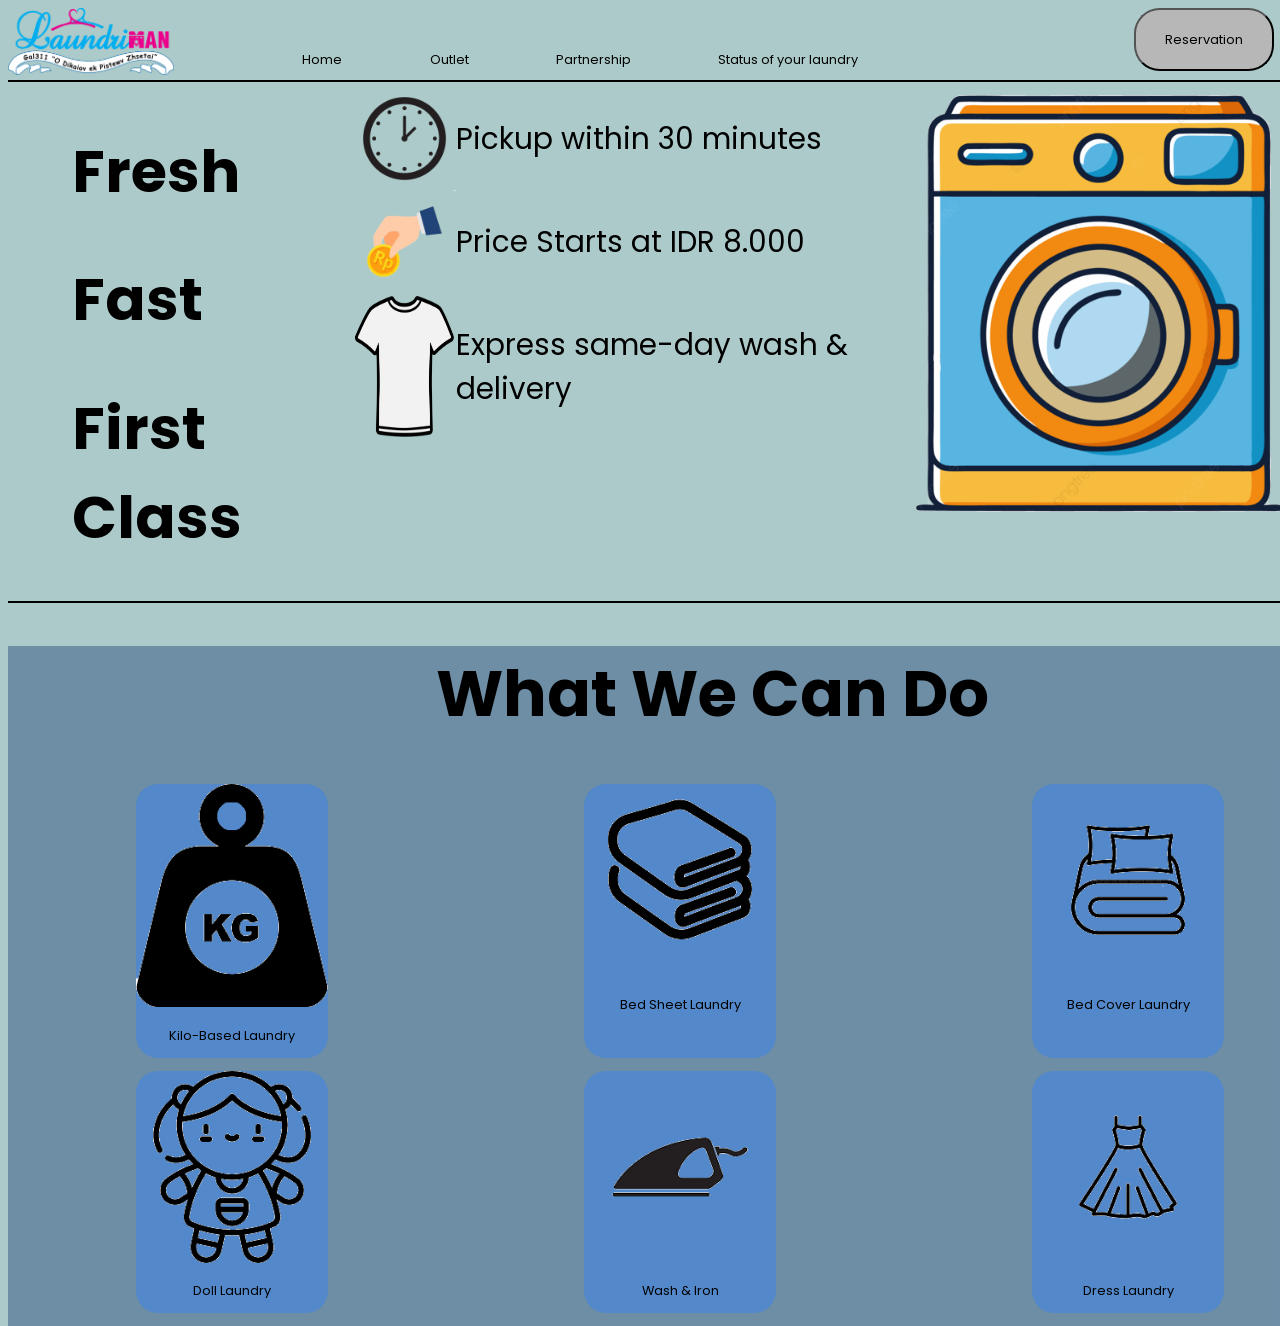
<file: index.html>
<!DOCTYPE html>
<html lang="en">

<head>
    <meta charset="UTF-8">
    <meta name="viewport" content="width=device-width, initial-scale=1.0">
    <title>Document</title>
    <link rel="stylesheet" href="style.css">
    <link rel="preconnect" href="https://fonts.googleapis.com">
    <link rel="preconnect" href="https://fonts.gstatic.com" crossorigin>
    <link rel="preconnect" href="https://fonts.googleapis.com">
    <link rel="preconnect" href="https://fonts.gstatic.com" crossorigin>
    <link
        href="https://fonts.googleapis.com/css2?family=Poppins:ital,wght@0,100;0,200;0,300;0,400;0,500;0,600;0,700;0,800;0,900;1,100;1,200;1,300;1,400;1,500;1,600;1,700;1,800;1,900&display=swap"
        rel="stylesheet">
</head>

<body>
    <header>
        <nav>
            <div class="navBar">
                <img src="images/logo.png" class="logo" alt="">
                <div class="navDiv">
                    <a class="navA" href="index.html">Home</a>
                    <a class="navA" href="outlet.html">Outlet</a>
                    <a class="navA" href="partnership.html">Partnership</a>
                    <a class="navA" href="status.html">Status of your laundry</a>
                </div>
                <div class="divBtn">
                    <button id="resvBtn">Reservation</button>
                </div>
            </div>
        </nav>

        <main>
            <div class="flavors">
                <div class="FlavorText">
                    <h1>Fresh</h1>
                    <h1>Fast</h1>
                    <h1>First Class</h1>
                </div>
                <div class="divFlavor">
                    <div class="flavorIMG">
                        <img src="images/clock.png" alt="graphic">
                        <p>Pickup within 30 minutes</p>
                    </div>
                    <div class="flavorIMG">
                        <img src="images/IDR.png" alt="graphic">
                        <p>Price Starts at IDR 8.000</p>
                    </div>
                    <div class="flavorIMG">
                        <img src="images/shirt.png" alt="graphic">
                        <p>Express same-day wash & delivery</p>
                    </div>
                </div>
                <div class="flavorPic">
                    <img src="images/washing machine.png" alt="graphic">
                </div>
            </div>
            <div class="resv">
                <p id="resvClose">X</p>
                <div class="resvCard">
                    <h1>Laundry Reservation</h1>
                    <div class="resvR">
                        <div class="resvF">
                            <h2>Name:</h2>
                            <input type="text" placeholder="Please Enter Your Name Here...">
                        </div>
                        <div class="resvF">
                            <h2>Address:</h2>
                            <input type="text" placeholder="Please Enter Your Adress Here...">
                        </div>
                    </div>
                    <div class="resvR2">
                        <div class="resvF">
                            <h2>Contact:</h2>
                            <input type="tel" placeholder="Please Enter Your Phone Number Here...">
                        </div>
                    </div>
                    <!-- <div class="resvR2">
                        <div class="resvF">
                            <h2>Select Type:</h2>
                            <p>later</p>
                        </div>
                        <div class="resvF">
                            <h2>Qty:</h2>
                            <p>later</p>
                        </div>
                    </div> -->
                    <div class="resvR3">
                        <h2>Order items</h2>
                        <form id="orderForm">
                            <div id="rowsContainer"></div>
                            <div class="actions">
                                <button type="submit" id="form-submit-btn">Submit order</button>
                            </div>
                        </form>
                    </div>
                    <div class="dateDiv">
                        <p>Please set up a pickup date</p>
                        <input type="date" id="myDate" value="2000-05-05">
                    </div>
                </div>
            </div>
            </div>
            <div class="info">
                <h1>What We Can Do</h1>
                <div class="infoR1">
                    <div class="infoCard">
                        <img src="images/kilo.png" alt="graphic">
                        <p>Kilo-Based Laundry</p>
                    </div>
                    <div class="infoCard">
                        <img src="images/bedsheet.png" alt="graphic">
                        <p>Bed Sheet Laundry</p>
                    </div>
                    <div class="infoCard">
                        <img src="images/bedcover.png" alt="graphic">
                        <p>Bed Cover Laundry</p>
                    </div>
                </div>
                <div class="infoR1">
                    <div class="infoCard">
                        <img src="images/doll.png" alt="graphic">
                        <p>Doll Laundry</p>
                    </div>
                    <div class="infoCard">
                        <img src="images/iron.png" alt="graphic">
                        <p>Wash & Iron</p>
                    </div>
                    <div class="infoCard">
                        <img src="images/dress.png" alt="graphic">
                        <p>Dress Laundry</p>
                    </div>
                </div>
            </div>
        </main>
    </header>

    <body></body>

    <script src="script.js"></script>
</body>

</html>
</file>
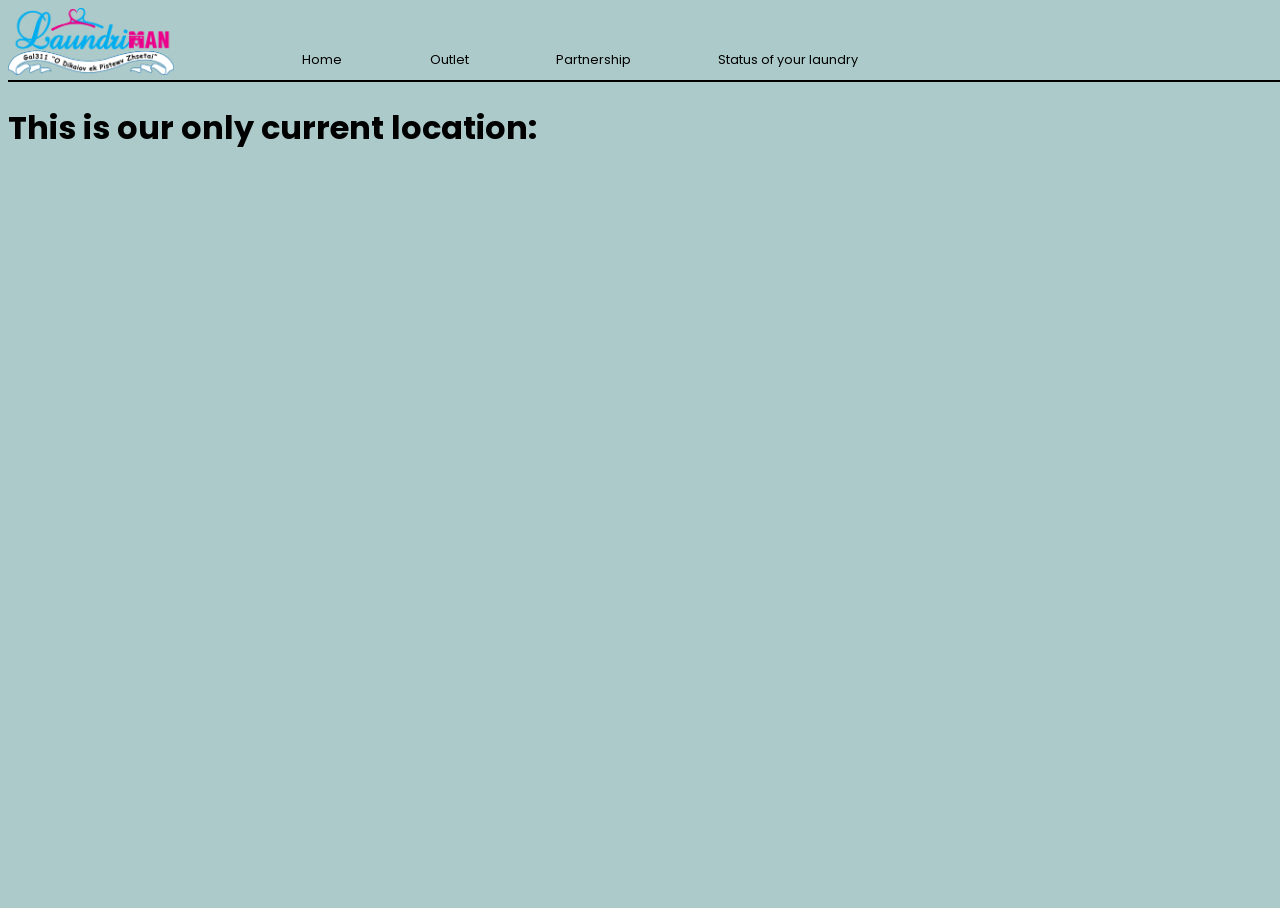
<file: outlet.html>
<!DOCTYPE html>
<html lang="en">

<head>
    <meta charset="UTF-8">
    <meta name="viewport" content="width=device-width, initial-scale=1.0">
    <title>Document</title>
    <link rel="stylesheet" href="style.css">
    <link rel="preconnect" href="https://fonts.googleapis.com">
    <link rel="preconnect" href="https://fonts.gstatic.com" crossorigin>
    <link rel="preconnect" href="https://fonts.googleapis.com">
    <link rel="preconnect" href="https://fonts.gstatic.com" crossorigin>
    <link
        href="https://fonts.googleapis.com/css2?family=Poppins:ital,wght@0,100;0,200;0,300;0,400;0,500;0,600;0,700;0,800;0,900;1,100;1,200;1,300;1,400;1,500;1,600;1,700;1,800;1,900&display=swap"
        rel="stylesheet">
</head>

<body>
    <header>
        <nav>
            <div class="navBar">
                <img src="images/logo.png" class="logo" alt="">
                <div class="navDiv">
                    <a class="navA" href="index.html">Home</a>
                    <a class="navA" href="outlet.html">Outlet</a>
                    <a class="navA" href="partnership.html">Partnership</a>
                    <a class="navA" href="status.html">Status of your laundry</a>
                </div>
                <!-- <div class="divBtn">
                    <button id="resvBtn">Reservation</button>
                </div> -->
            </div>
        </nav>
        <main>
            <h1>This is our only current location:</h1>
            <iframe
                src="https://www.google.com/maps/embed?pb=!1m18!1m12!1m3!1d3966.7355612480865!2d106.96297107557389!3d-6.166156360430662!2m3!1f0!2f0!3f0!3m2!1i1024!2i768!4f13.1!3m3!1m2!1s0x2e698b6975d0f9bd%3A0x80b818ebbe2b0baa!2sLaundriman!5e0!3m2!1sen!2sid!4v1764601303177!5m2!1sen!2sid"
                width="600" height="450" style="border:0;" allowfullscreen="" loading="lazy"
                referrerpolicy="no-referrer-when-downgrade"></iframe>
        </main>
</body>

</html>
</file>
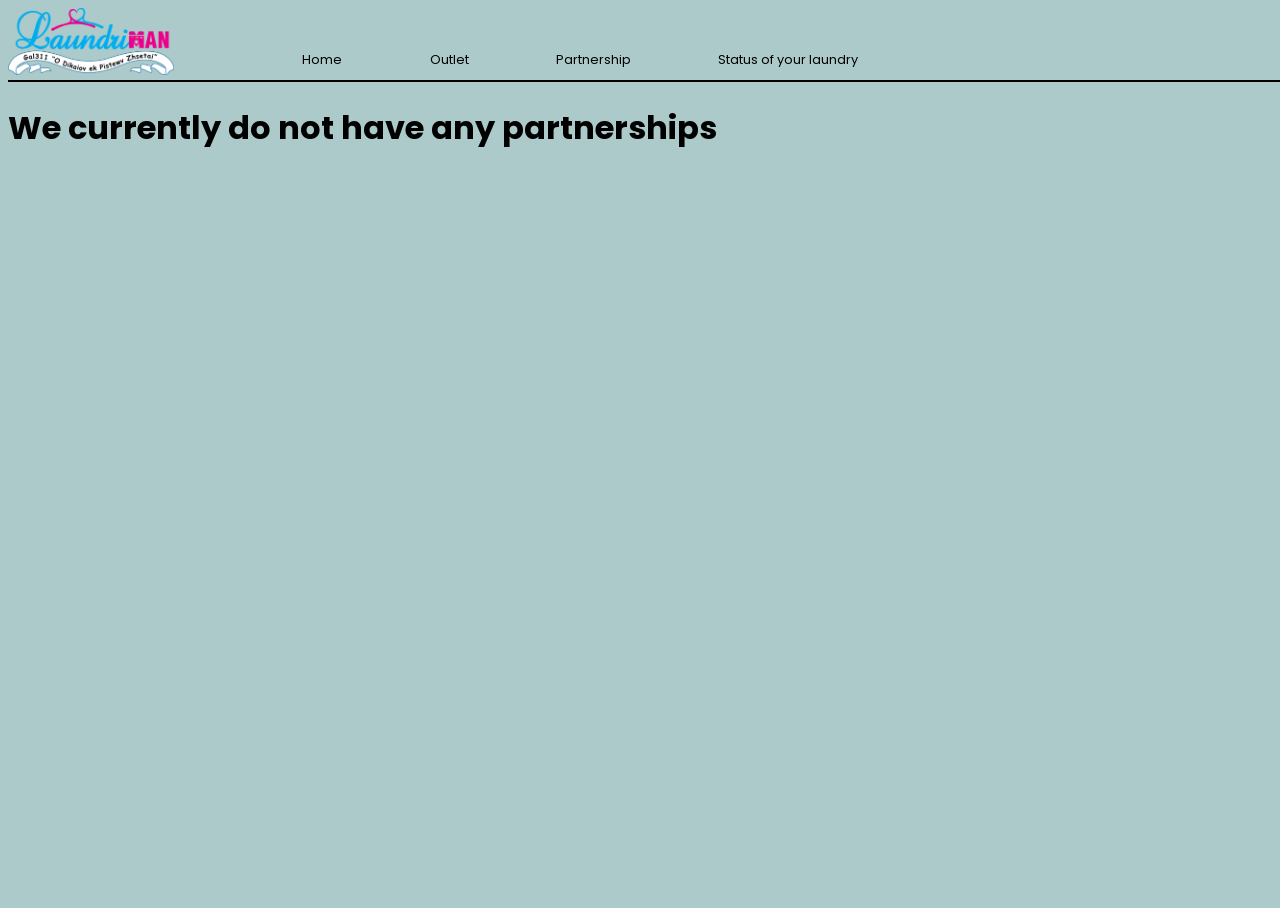
<file: partnership.html>
<!DOCTYPE html>
<html lang="en">

<head>
    <meta charset="UTF-8">
    <meta name="viewport" content="width=device-width, initial-scale=1.0">
    <title>Document</title>
    <link rel="stylesheet" href="style.css">
    <link rel="preconnect" href="https://fonts.googleapis.com">
    <link rel="preconnect" href="https://fonts.gstatic.com" crossorigin>
    <link rel="preconnect" href="https://fonts.googleapis.com">
    <link rel="preconnect" href="https://fonts.gstatic.com" crossorigin>
    <link
        href="https://fonts.googleapis.com/css2?family=Poppins:ital,wght@0,100;0,200;0,300;0,400;0,500;0,600;0,700;0,800;0,900;1,100;1,200;1,300;1,400;1,500;1,600;1,700;1,800;1,900&display=swap"
        rel="stylesheet">
</head>

<body>
    <header>
        <nav>
            <div class="navBar">
                <img src="images/logo.png" class="logo" alt="">
                <div class="navDiv">
                    <a class="navA" href="index.html">Home</a>
                    <a class="navA" href="outlet.html">Outlet</a>
                    <a class="navA" href="partnership.html">Partnership</a>
                    <a class="navA" href="status.html">Status of your laundry</a>
                </div>
                <!-- <div class="divBtn">
                    <button id="resvBtn">Reservation</button>
                </div> -->
            </div>
        </nav>
        <main>
            <h1>We currently do not have any partnerships</h1>
        </main>
</body>
</html>
</file>
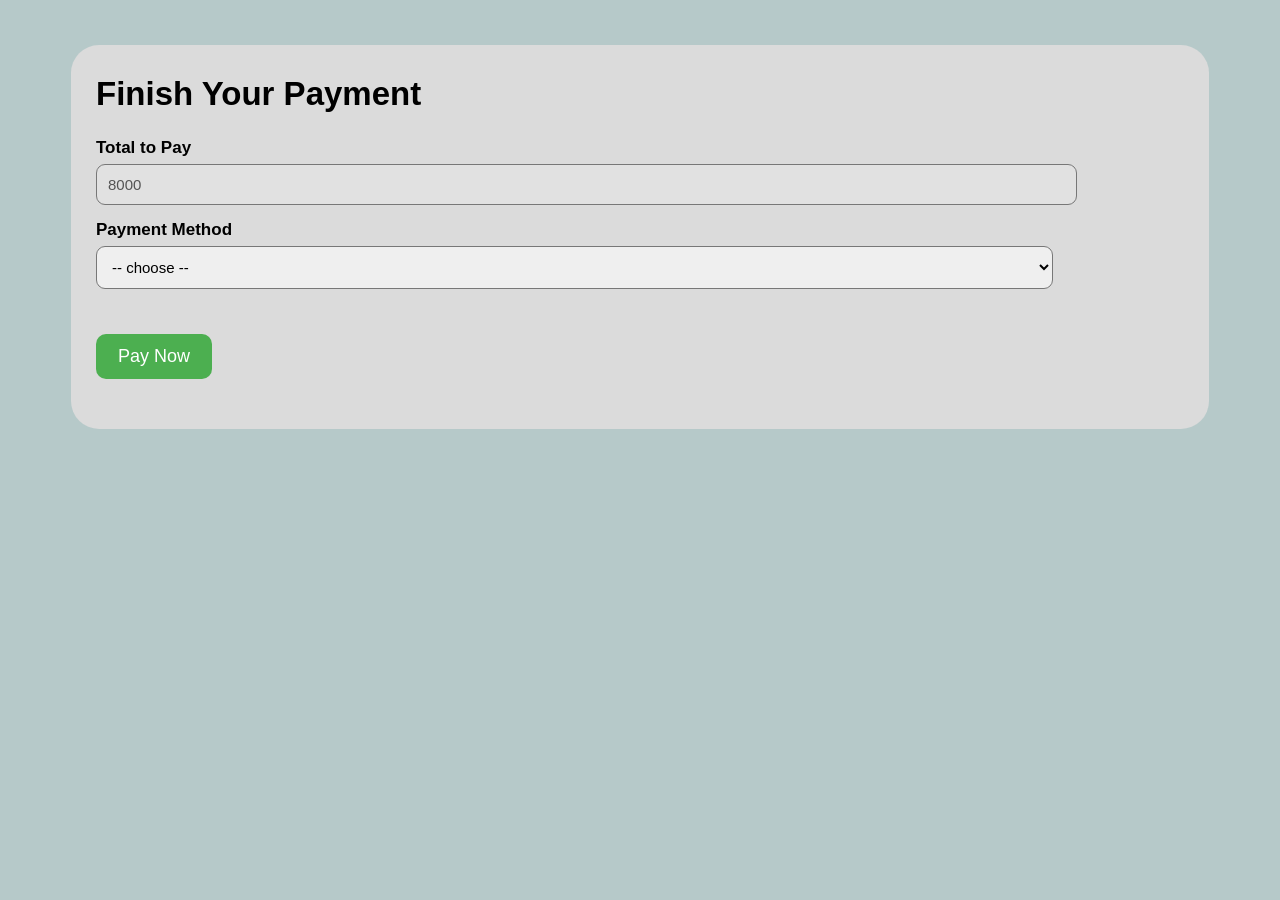
<file: payment.html>
<!DOCTYPE html>
<html>
<head>
<title>payment page</title>
<link rel="stylesheet" href="payment.css">
</head>

<body>

<div class="bigBox">

<h1>Finish Your Payment</h1>

<label>Total to Pay</label>
<input id="tot" value="8000" disabled>

<label>Payment Method</label>
<select id="pm">
<option value="">-- choose --</option>
<option value="cod">Cash on Delivery</option>
<option value="bank">Bank Transfer</option>
<option value="wallet">E-Wallet</option>
</select>

<div id="extra"></div>

<button id="pay">Pay Now</button>

<div id="ok"></div>

</div>

<script src="payment.js"></script>

</body>
</html>
</file>
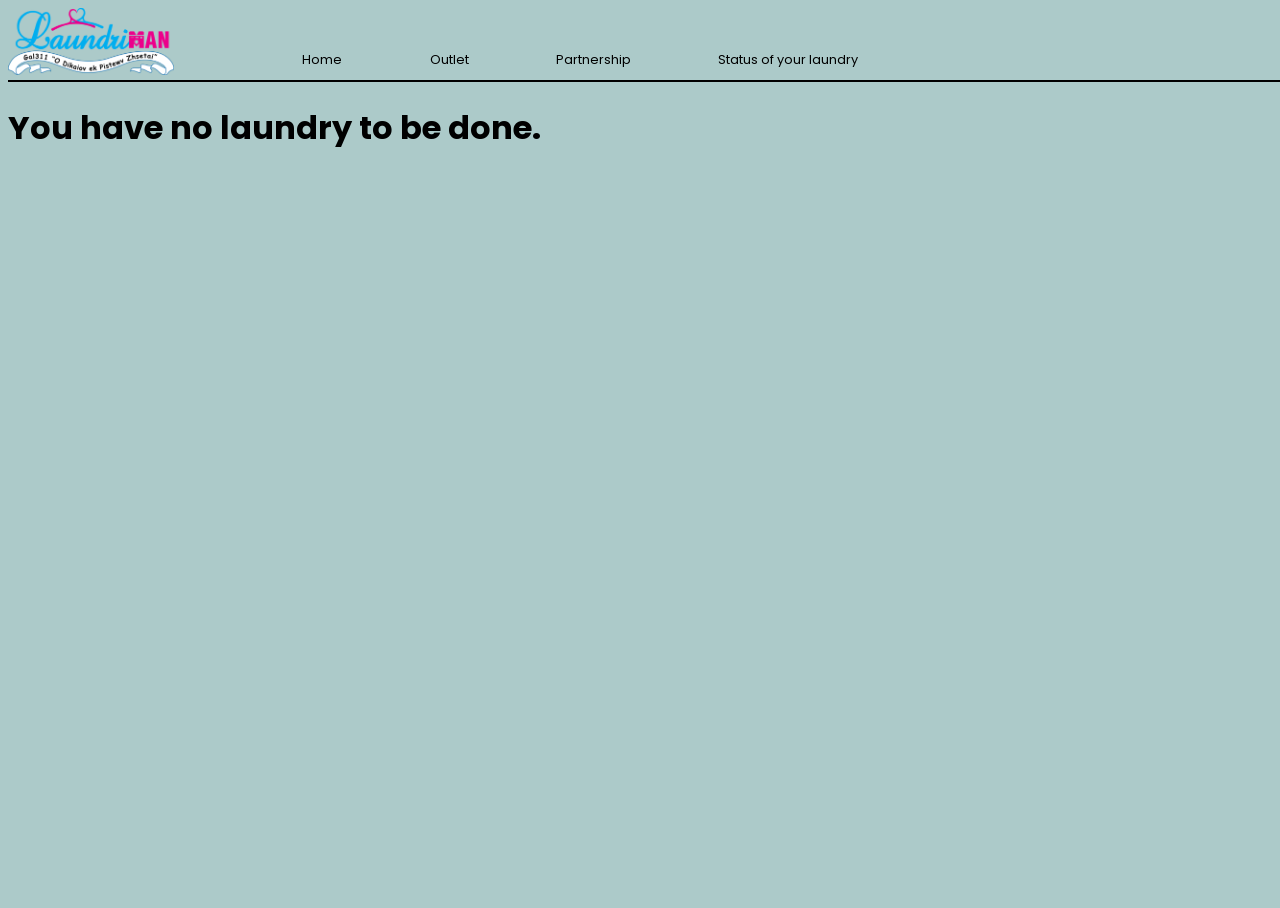
<file: status.html>
<!DOCTYPE html>
<html lang="en">

<head>
    <meta charset="UTF-8">
    <meta name="viewport" content="width=device-width, initial-scale=1.0">
    <title>Document</title>
    <link rel="stylesheet" href="style.css">
    <link rel="preconnect" href="https://fonts.googleapis.com">
    <link rel="preconnect" href="https://fonts.gstatic.com" crossorigin>
    <link rel="preconnect" href="https://fonts.googleapis.com">
    <link rel="preconnect" href="https://fonts.gstatic.com" crossorigin>
    <link
        href="https://fonts.googleapis.com/css2?family=Poppins:ital,wght@0,100;0,200;0,300;0,400;0,500;0,600;0,700;0,800;0,900;1,100;1,200;1,300;1,400;1,500;1,600;1,700;1,800;1,900&display=swap"
        rel="stylesheet">
</head>

<body>
    <header>
        <nav>
            <div class="navBar">
                <img src="images/logo.png" class="logo" alt="">
                <div class="navDiv">
                    <a class="navA" href="index.html">Home</a>
                    <a class="navA" href="outlet.html">Outlet</a>
                    <a class="navA" href="partnership.html">Partnership</a>
                    <a class="navA" href="status.html">Status of your laundry</a>
                </div>
                <!-- <div class="divBtn">
                    <button id="resvBtn">Reservation</button>
                </div> -->
            </div>
        </nav>
        <main>
            <h1>You have no laundry to be done.</h1>
        </main>
</body>
</html>
</file>
<file: style.css>
* {
  font-family: poppins;
}

html {
  height: 100%;
  width: 100%;
}

body {
  width: 100%;
  height: 100%;
}
/* 
  _   _             ____             
 | \ | |           |  _ \            
 |  \| | __ ___   _| |_) | __ _ _ __ 
 | . ` |/ _` \ \ / /  _ < / _` | '__|
 | |\  | (_| |\ V /| |_) | (_| | |   
 |_| \_|\__,_| \_/ |____/ \__,_|_|    
 */

.logo {
  width: 13vw;
}

.navBar {
  border-bottom: 0.17vw black solid;
  display: flex;
  padding-bottom: 0.4%;
  margin-bottom: 0.4%;
}

body {
  background-color: rgba(28, 110, 109, 0.365);
}

.navDiv {
  padding-top: 3%;
  padding-left: 10%;
  width: 65%;
}
.navA {
  margin-right: 10%;
  color: inherit;
  text-decoration: inherit;
  position: relative;
  font-size: 1vw;
}

.divBtn {
  position: relative;
  right: 0vw;
}

.divBtn button {
  border-radius: 2vw;
  padding: 25% 35% 25% 35%;
  font-size: 1vw;
}

/* 
  ______ _                       
 |  ____| |                      
 | |__  | | __ ___   _____  _ __ 
 |  __| | |/ _` \ \ / / _ \| '__|
 | |    | | (_| |\ V / (_) | |   
 |_|    |_|\__,_| \_/ \___/|_|   
*/

.flavors {
  display: flex;
  font-family: poppins;
  font-size: 2.3vw;
  padding-left: 5vw;
  border-bottom: 0.17vw black solid;
}

.flavorIMG {
  display: flex;
}

.flavorIMG img {
  width: 8vw;
  height: auto;
}

.flavorPic img {
  width: 30vw;
}

/* 
  _____                                _   _             
 |  __ \                              | | (_)            
 | |__) |___  ___  ___ _ ____   ____ _| |_ _  ___  _ __  
 |  _  // _ \/ __|/ _ \ '__\ \ / / _` | __| |/ _ \| '_ \ 
 | | \ \  __/\__ \  __/ |   \ V / (_| | |_| | (_) | | | |
 |_|  \_\___||___/\___|_|    \_/ \__,_|\__|_|\___/|_| |_|
*/

.resv {
  position: fixed;
  top: 0;
  left: 0;
  right: 0;
  bottom: 0;
  background-color: rgba(0, 0, 0, 0.475);
  width: 100%;
  height: 100%;
  visibility: hidden;
}

#resvClose {
  position: fixed;
  left: 3vw;
  top: 0vw;
  color: white;
  font-size: 2.5vw;
}

.resvCard {
  background-color: rgb(217, 217, 217);
  margin: 5%;
  margin-top: 1%;
  padding: 1%;
  border-radius: 3vw;
  width: auto;
  height: auto;
}

.resvR {
  display: flex;
}

.resvF input::placeholder {
  font-size: 0.7vw;
  font-style: italic;
  color: black;
}

.resvF input {
  background: none;
  background-color: rgb(183, 183, 183);
}

.resvF h2 {
  margin-bottom: 0.000001vw;
}

.resvR2 {
  display: flex;
  border-bottom: 0.1vw black solid;
  padding-bottom: 1vw;
}

.resvF {
  margin-right: 1vw;
}

.resvR3 {
  height: 15vw; /* fixed height */
  overflow-y: auto; /* <-- vertical scrolling */
  overflow-x: hidden; /* optional: prevent horizontal scroll */
  padding: 10px;
}

.orderform {
  padding-left: 100vw;
}
.row {
  display: flex;
  gap: 5px;
  align-items: center;
  margin-bottom: 1vw;
}
select,
input[type="number"] {
  padding: 0.0005vw 0.0005vw;
  font-size: 14px;
}
button {
  padding: 0.2vw 0.5vw;
  font-size: 14px;
  cursor: pointer;
  background: rgb(183, 183, 183);
  color: black;
}

.controls {
  display: flex;
  gap: 1vw;
}

.remove {
  background: #ff99a2;
  border: 0.1vw solid rgb(255, 0, 25);
}

.add {
  background: rgb(193, 242, 220);
  border: 0.1vw solid #00ff59;
}

.qtyInput {
  background: rgb(183, 183, 183);
  color: black;
}

.inputItem {
  background: rgb(183, 183, 183);
  color: black;
}

.dateDiv{
  margin-left: 1vw;
}


/* 
  _____        __      
 |_   _|      / _|     
   | |  _ __ | |_ ___  
   | | | '_ \|  _/ _ \ 
  _| |_| | | | || (_) |
 |_____|_| |_|_| \___/ 
*/

.info {
  padding-left: 10vw;
  font-family: poppins;
  text-align: center;
  background-color: rgba(30, 66, 121, 0.445);
}

.info h1 {
  font-size: 5vw;
}

.infoR1 {
  display: flex;
}

.infoCard {
  background-color: rgba(59, 131, 240, 0.507);
  margin-right: 20vw;
  margin-bottom: 1vw;
  border-radius: 1.7vw;
}

.infoCard p {
  font-size: 1vw;
}

.infoCard img {
  width: 15vw;
  height: auto;
}
</file>
<file: payment.css>
body{
background:#b6c9c9;
padding:0;
margin:0;
font-family:Arial;
}

.bigBox{
width:85%;
margin:auto;
background:#dbdbdb;
margin-top:45px;
padding:25px;
border-radius:28px;
}

h1{
font-size:33px;
font-weight:800;
margin-top:5px;
margin-bottom:25px;
}

label{
font-size:17px;
font-weight:600;
display:block;
margin-top:15px;
}

input, select{
padding:11px;
width:88%;
margin-top:6px;
border-radius:9px;
border:1px solid #777;
font-size:15px;
}

button{
margin-top:25px;
padding:12px 22px;
background:#4caf50;
color:white;
border:0;
border-radius:10px;
font-size:18px;
cursor:pointer;
}

button:active{
transform:scale(0.97);
}

#extra{
margin-top:20px;
}

#ok{
margin-top:25px;
font-size:21px;
font-weight:bold;
color:green;
}
</file>
